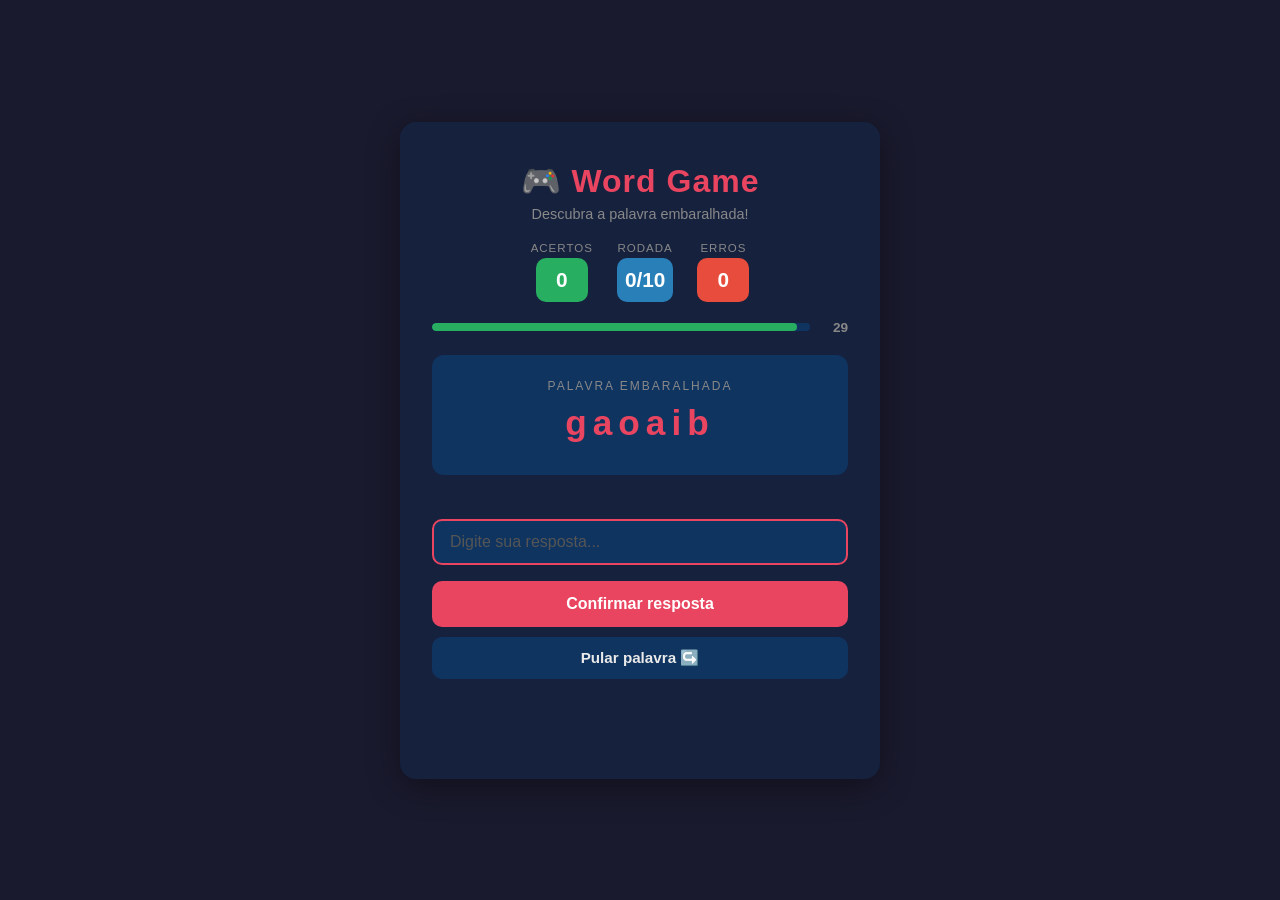
<file: index.html>
<!DOCTYPE html>
<html lang="pt-BR">
<head>
  <meta charset="UTF-8" />
  <meta name="viewport" content="width=device-width, initial-scale=1.0" />
  <title>Word Game — Jogo de Palavras</title>
  <link rel="stylesheet" href="css/style.css" />
</head>
<body>
  <div class="container">
    <h1>🎮 Word Game</h1>
    <p class="subtitle">Descubra a palavra embaralhada! <span id="best-score-display"></span></p>

    <!-- Score Panel -->
    <div class="score-panel">
      <div class="score-item">
        <span class="score-label">Acertos</span>
        <span class="score-value hits" id="hits">0</span>
      </div>
      <div class="score-item">
        <span class="score-label">Rodada</span>
        <span class="score-value rounds" id="rounds">0/10</span>
      </div>
      <div class="score-item">
        <span class="score-label">Erros</span>
        <span class="score-value misses" id="misses">0</span>
      </div>
    </div>

    <!-- Timer -->
    <div class="timer-bar-wrap">
      <div class="timer-bar-track">
        <div id="timer-fill" class="timer-fill"></div>
      </div>
      <span id="timer-label" class="timer-label">30</span>
    </div>

    <!-- Shuffled Word Display -->
    <div class="word-display">
      <p class="word-label">Palavra embaralhada</p>
      <p id="shuffled-word">•••••</p>
    </div>

    <!-- Hint -->
    <p id="hint" class="hint"></p>

    <!-- Guess Input -->
    <div class="input-row">
      <input
        type="text"
        id="guess-input"
        placeholder="Digite sua resposta..."
        autocomplete="off"
        autocorrect="off"
        spellcheck="false"
      />
    </div>

    <button class="btn btn-primary" id="btn-confirm" onclick="checkGuess()">Confirmar resposta</button>
    <button class="btn btn-secondary" onclick="skipRound()">Pular palavra ↪️</button>

    <!-- Feedback -->
    <div id="feedback"></div>
  </div>

  <!-- End Game Modal -->
  <div id="modal-overlay" class="modal-overlay hidden">
    <div class="modal">
      <div id="modal-emoji" class="modal-emoji"></div>
      <h2 id="modal-title"></h2>
      <p id="modal-subtitle" class="modal-subtitle"></p>
      <div class="modal-stats">
        <div class="modal-stat">
          <span class="modal-stat-val" id="modal-hits"></span>
          <span class="modal-stat-lbl">Acertos</span>
        </div>
        <div class="modal-stat">
          <span class="modal-stat-val" id="modal-pct"></span>
          <span class="modal-stat-lbl">Aproveitamento</span>
        </div>
        <div class="modal-stat">
          <span class="modal-stat-val" id="modal-best"></span>
          <span class="modal-stat-lbl">Recorde</span>
        </div>
      </div>
      <button class="btn btn-primary" onclick="restartGame()">🔄 Jogar novamente</button>
    </div>
  </div>

  <script src="js/game.js"></script>
</body>
</html>
</file>
<file: css/style.css>
/* =============================================
   Word Game — Stylesheet
   Author: Layon Iaemori
   ============================================= */

* {
  box-sizing: border-box;
  margin: 0;
  padding: 0;
}

body {
  font-family: 'Segoe UI', Tahoma, Geneva, Verdana, sans-serif;
  background: #1a1a2e;
  color: #eaeaea;
  min-height: 100vh;
  display: flex;
  align-items: center;
  justify-content: center;
  padding: 20px;
}

.container {
  background: #16213e;
  border-radius: 16px;
  padding: 40px 32px;
  max-width: 480px;
  width: 100%;
  box-shadow: 0 8px 32px rgba(0, 0, 0, 0.4);
  text-align: center;
}

/* Header */
h1 {
  font-size: 2rem;
  font-weight: 700;
  color: #e94560;
  margin-bottom: 6px;
  letter-spacing: 1px;
}

.subtitle {
  font-size: 0.9rem;
  color: #888;
  margin-bottom: 20px;
}

#best-score-display {
  color: #f1c40f;
  font-weight: 700;
}

/* Score Panel */
.score-panel {
  display: flex;
  justify-content: center;
  gap: 24px;
  margin-bottom: 18px;
}

.score-item {
  display: flex;
  flex-direction: column;
  align-items: center;
  gap: 4px;
}

.score-label {
  font-size: 0.72rem;
  text-transform: uppercase;
  letter-spacing: 1px;
  color: #888;
}

.score-value {
  font-size: 1.3rem;
  font-weight: 700;
  color: #fff;
  background: #e94560;
  min-width: 52px;
  height: 44px;
  display: flex;
  align-items: center;
  justify-content: center;
  border-radius: 10px;
  padding: 0 8px;
}

.score-value.hits   { background: #27ae60; }
.score-value.misses { background: #e74c3c; }
.score-value.rounds { background: #2980b9; }

/* Timer */
.timer-bar-wrap {
  display: flex;
  align-items: center;
  gap: 10px;
  margin-bottom: 20px;
}

.timer-bar-track {
  flex: 1;
  height: 8px;
  background: #0f3460;
  border-radius: 99px;
  overflow: hidden;
}

.timer-fill {
  height: 100%;
  border-radius: 99px;
  background: #27ae60;
  width: 100%;
  transition: width 1s linear, background 0.4s;
}

.timer-fill.warning { background: #e67e22; }
.timer-fill.danger  { background: #e74c3c; }

.timer-label {
  font-size: 0.85rem;
  font-weight: 700;
  color: #888;
  min-width: 28px;
  text-align: right;
}

.timer-label.danger { color: #e74c3c; }

/* Word Display */
.word-display {
  background: #0f3460;
  border-radius: 12px;
  padding: 24px 20px;
  margin-bottom: 10px;
}

.word-label {
  font-size: 0.75rem;
  text-transform: uppercase;
  letter-spacing: 2px;
  color: #888;
  margin-bottom: 10px;
}

#shuffled-word {
  font-size: 2.2rem;
  font-weight: 800;
  color: #e94560;
  letter-spacing: 6px;
  min-height: 48px;
}

/* Hint */
.hint {
  font-size: 0.8rem;
  color: #f1c40f;
  min-height: 20px;
  margin-bottom: 14px;
  font-style: italic;
}

/* Input */
.input-row {
  display: flex;
  gap: 10px;
  margin-bottom: 16px;
}

#guess-input {
  flex: 1;
  padding: 12px 16px;
  border-radius: 10px;
  border: 2px solid #0f3460;
  background: #0f3460;
  color: #eaeaea;
  font-size: 1rem;
  outline: none;
  transition: border-color 0.2s;
}

#guess-input:focus  { border-color: #e94560; }
#guess-input:disabled { opacity: 0.5; cursor: not-allowed; }

#guess-input::placeholder { color: #555; }

/* Buttons */
.btn {
  padding: 12px 20px;
  border: none;
  border-radius: 10px;
  font-size: 0.95rem;
  font-weight: 600;
  cursor: pointer;
  transition: transform 0.1s, opacity 0.2s;
}

.btn:active  { transform: scale(0.97); }
.btn:disabled { opacity: 0.4; cursor: not-allowed; }

.btn-primary {
  background: #e94560;
  color: #fff;
  width: 100%;
  padding: 14px;
  font-size: 1rem;
  margin-bottom: 10px;
}

.btn-primary:hover:not(:disabled) { opacity: 0.88; }

.btn-secondary {
  background: #0f3460;
  color: #eaeaea;
  width: 100%;
  padding: 12px;
}

.btn-secondary:hover:not(:disabled) { opacity: 0.8; }

/* Feedback */
#feedback {
  min-height: 44px;
  display: flex;
  align-items: center;
  justify-content: center;
  border-radius: 10px;
  padding: 10px 16px;
  font-size: 0.95rem;
  font-weight: 600;
  margin-top: 16px;
  transition: background 0.3s;
}

#feedback.correct {
  background: rgba(39, 174, 96, 0.2);
  color: #2ecc71;
  border: 1px solid #27ae60;
}

#feedback.wrong {
  background: rgba(231, 76, 60, 0.2);
  color: #e74c3c;
  border: 1px solid #c0392b;
}

#feedback.info {
  background: rgba(41, 128, 185, 0.15);
  color: #5dade2;
  border: 1px solid #2980b9;
}

#feedback.timeout {
  background: rgba(230, 126, 34, 0.2);
  color: #e67e22;
  border: 1px solid #d35400;
}

/* Footer */
.footer {
  margin-top: 28px;
  font-size: 0.75rem;
  color: #555;
}

.footer a {
  color: #e94560;
  text-decoration: none;
}

/* ---- End-game Modal ---- */
.modal-overlay {
  position: fixed;
  inset: 0;
  background: rgba(0, 0, 0, 0.75);
  display: flex;
  align-items: center;
  justify-content: center;
  padding: 20px;
  z-index: 100;
  animation: fadeIn 0.25s ease;
}

.modal-overlay.hidden { display: none; }

@keyframes fadeIn {
  from { opacity: 0; transform: scale(0.95); }
  to   { opacity: 1; transform: scale(1); }
}

.modal {
  background: #16213e;
  border-radius: 20px;
  padding: 40px 32px;
  max-width: 380px;
  width: 100%;
  text-align: center;
  box-shadow: 0 16px 48px rgba(0,0,0,0.6);
}

.modal-emoji { font-size: 4rem; margin-bottom: 12px; }

.modal h2 {
  font-size: 1.8rem;
  color: #e94560;
  margin-bottom: 6px;
}

.modal-subtitle {
  color: #888;
  font-size: 0.9rem;
  margin-bottom: 28px;
}

.modal-stats {
  display: flex;
  justify-content: center;
  gap: 20px;
  margin-bottom: 28px;
}

.modal-stat {
  display: flex;
  flex-direction: column;
  align-items: center;
  gap: 4px;
}

.modal-stat-val {
  font-size: 1.8rem;
  font-weight: 800;
  color: #e94560;
}

.modal-stat-lbl {
  font-size: 0.7rem;
  text-transform: uppercase;
  letter-spacing: 1px;
  color: #888;
}

/* Responsive */
@media (max-width: 420px) {
  .container { padding: 28px 18px; }
  h1 { font-size: 1.6rem; }
  #shuffled-word { font-size: 1.7rem; letter-spacing: 4px; }
  .modal { padding: 28px 18px; }
}
</file>
